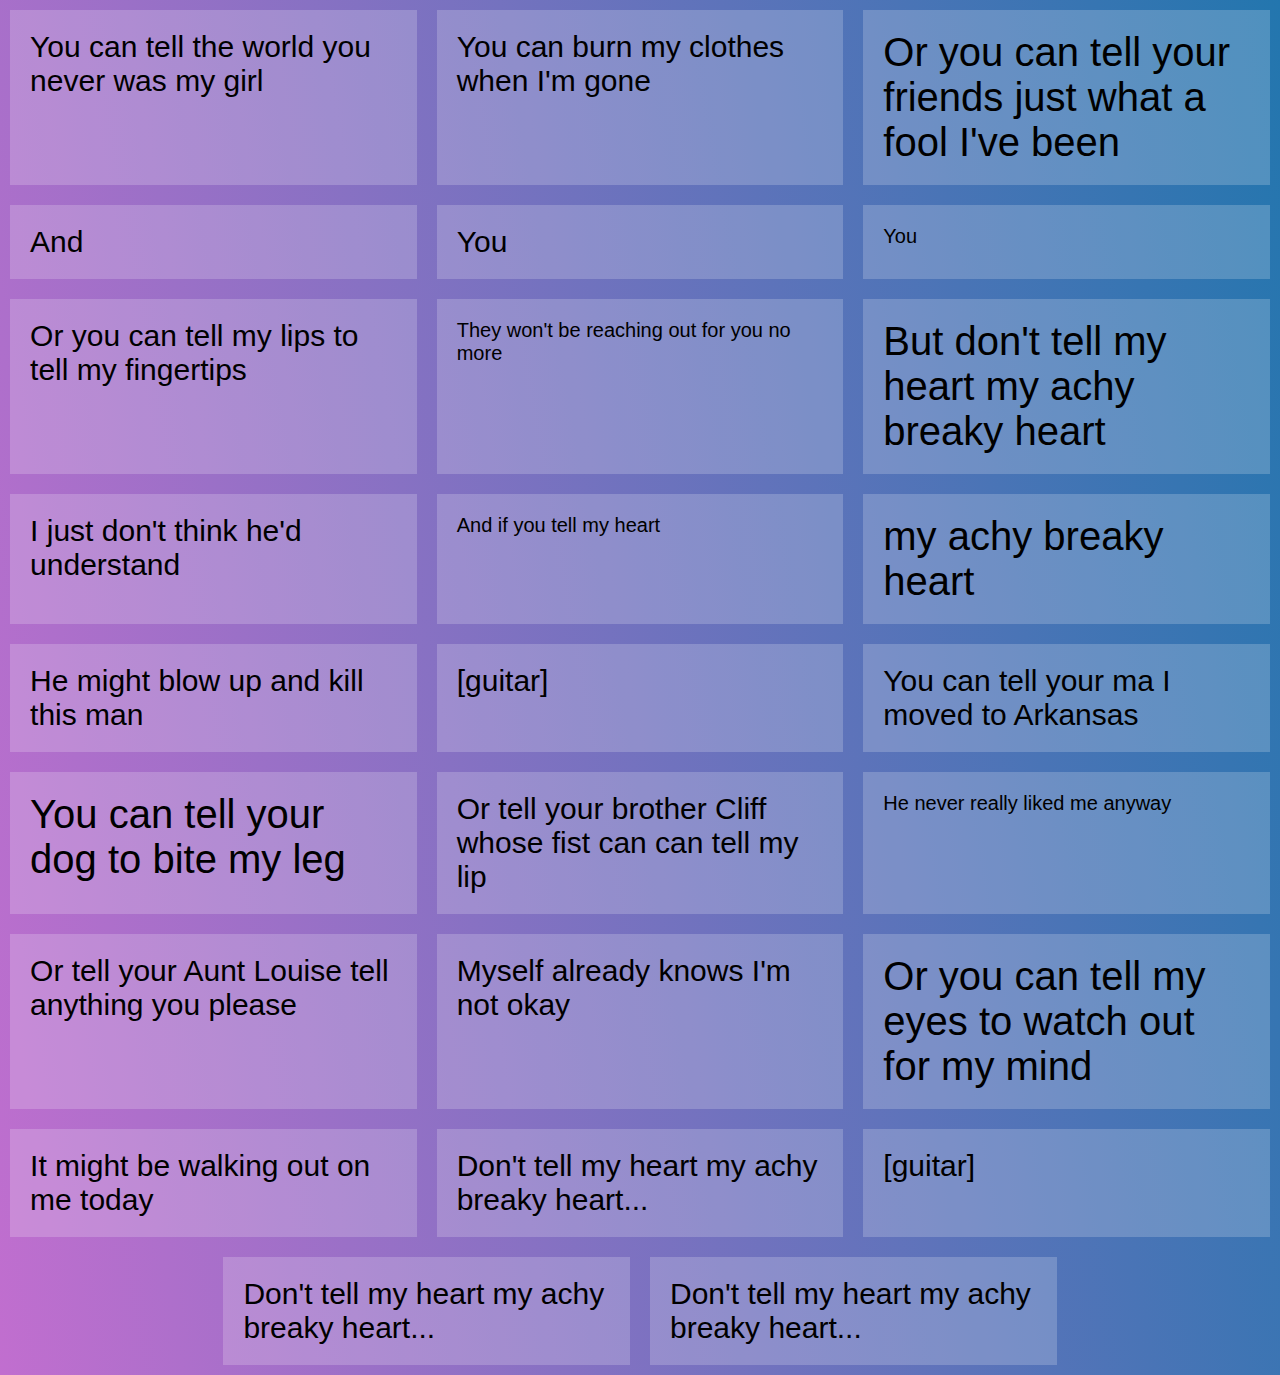
<file: equal-height-elements/index.html>
<!DOCTYPE html>
<html lang="en">
<head>
  <meta charset="UTF-8">
  <title>FlexBox Nav</title>
  <link rel="stylesheet" href="https://maxcdn.bootstrapcdn.com/font-awesome/4.3.0/css/font-awesome.min.css">
  <link rel="stylesheet" href="style-START.css">
</head>
<body>

  <div class="elements">

    <div class="item">You can tell the world you never was my girl</div>
    <div class="item">You can burn my clothes when I'm gone</div>
    <div class="item large">Or you can tell your friends just what a fool I've been</div>
    <div class="item">And </div>

    <div class="item">You </div>
    <div class="item small">You </div>
    <div class="item">Or you can tell my lips to tell my fingertips</div>
    <div class="item small">They won't be reaching out for you no more</div>

    <div class="item large">But don't tell my heart my achy breaky heart</div>
    <div class="item">I just don't think he'd understand</div>
    <div class="item small">And if you tell my heart</div>
    <div class="item large">my achy breaky heart</div>
    <div class="item">He might blow up and kill this man</div>

    <div class="item">[guitar]</div>

    <div class="item">You can tell your ma I moved to Arkansas</div>
    <div class="item large">You can tell your dog to bite my leg</div>
    <div class="item">Or tell your brother Cliff whose fist can can tell my lip</div>
    <div class="item small">He never really liked me anyway</div>

    <div class="item">Or tell your Aunt Louise tell anything you please</div>
    <div class="item">Myself already knows I'm not okay</div>
    <div class="item large">Or you can tell my eyes to watch out for my mind</div>
    <div class="item">It might be walking out on me today</div>

    <div class="item">Don't tell my heart my achy breaky heart...</div>

    <div class="item">[guitar]</div>

    <div class="item">Don't tell my heart my achy breaky heart...</div>
    <div class="item">Don't tell my heart my achy breaky heart...</div>

  </div>

</body>
</html>
</file>
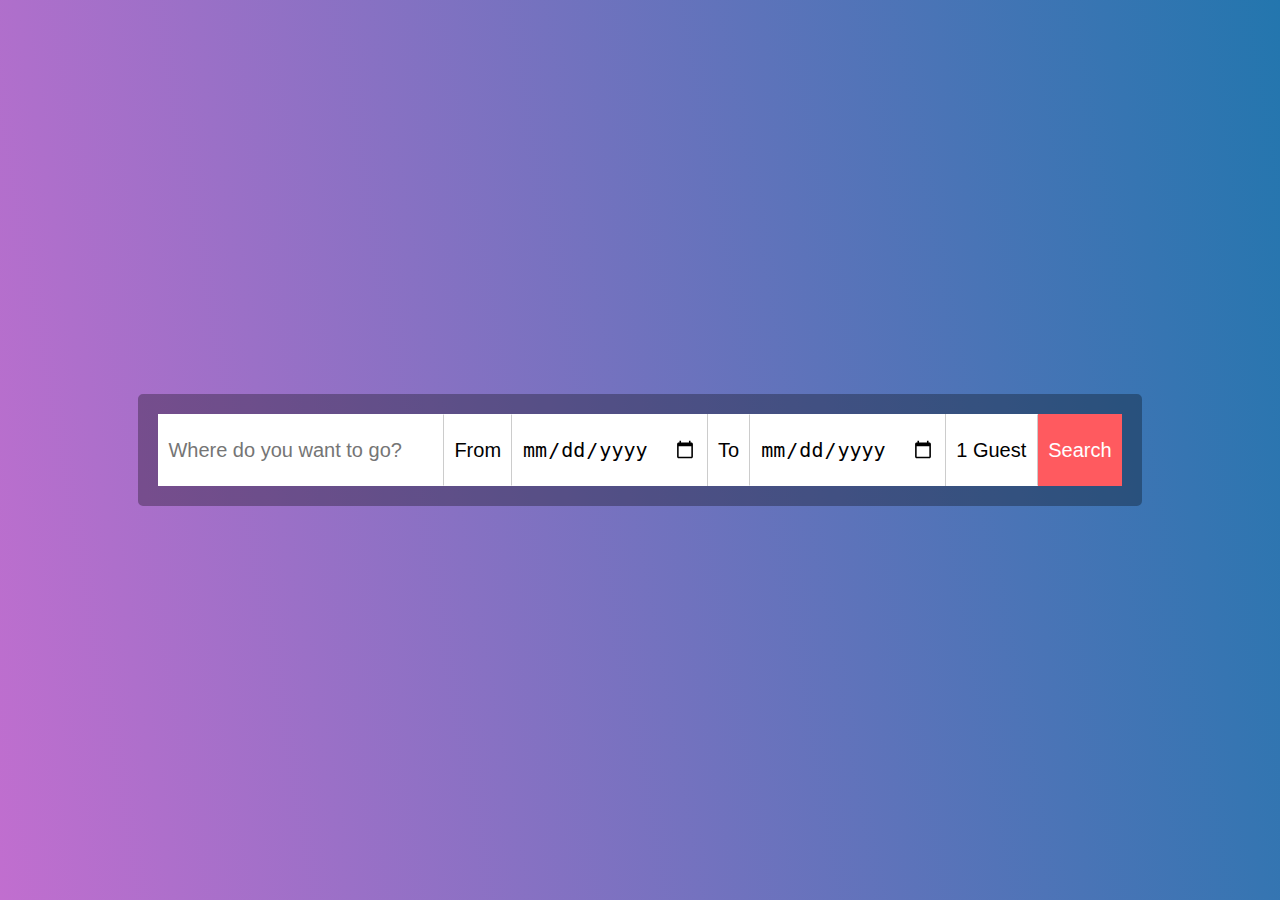
<file: flexbox-form/index.html>
<!DOCTYPE html>
<html lang="en">
<head>
  <meta charset="UTF-8">
  <title>FlexBox Nav</title>
  <link rel="stylesheet" href="https://maxcdn.bootstrapcdn.com/font-awesome/4.3.0/css/font-awesome.min.css">
  <link rel="stylesheet" href="style-START.css">
</head>
<body>


  <div class="cover">
    

    <form  class="flex-form">
      
      <input type="search" placeholder="Where do you want to go?">
      
      <label for="from">From</label>
      <input type="date" name="from">

      <label for="from">To</label>
      <input type="date" name="to">

      <select name="" id="">
        <option value="1">1 Guest</option>
        <option value="2">2 Guest</option>
        <option value="3">3 Guest</option>
        <option value="4">4 Guest</option>
        <option value="5">5 Guest</option>
      </select>

      <input type="submit" value="Search">

    </form>

  </div>
  
  <video  class="dog" src="https://coverr.co/s3/mp4/Tiny_steps.mp4" autoplay loop></video>

</body>
</html>
</file>
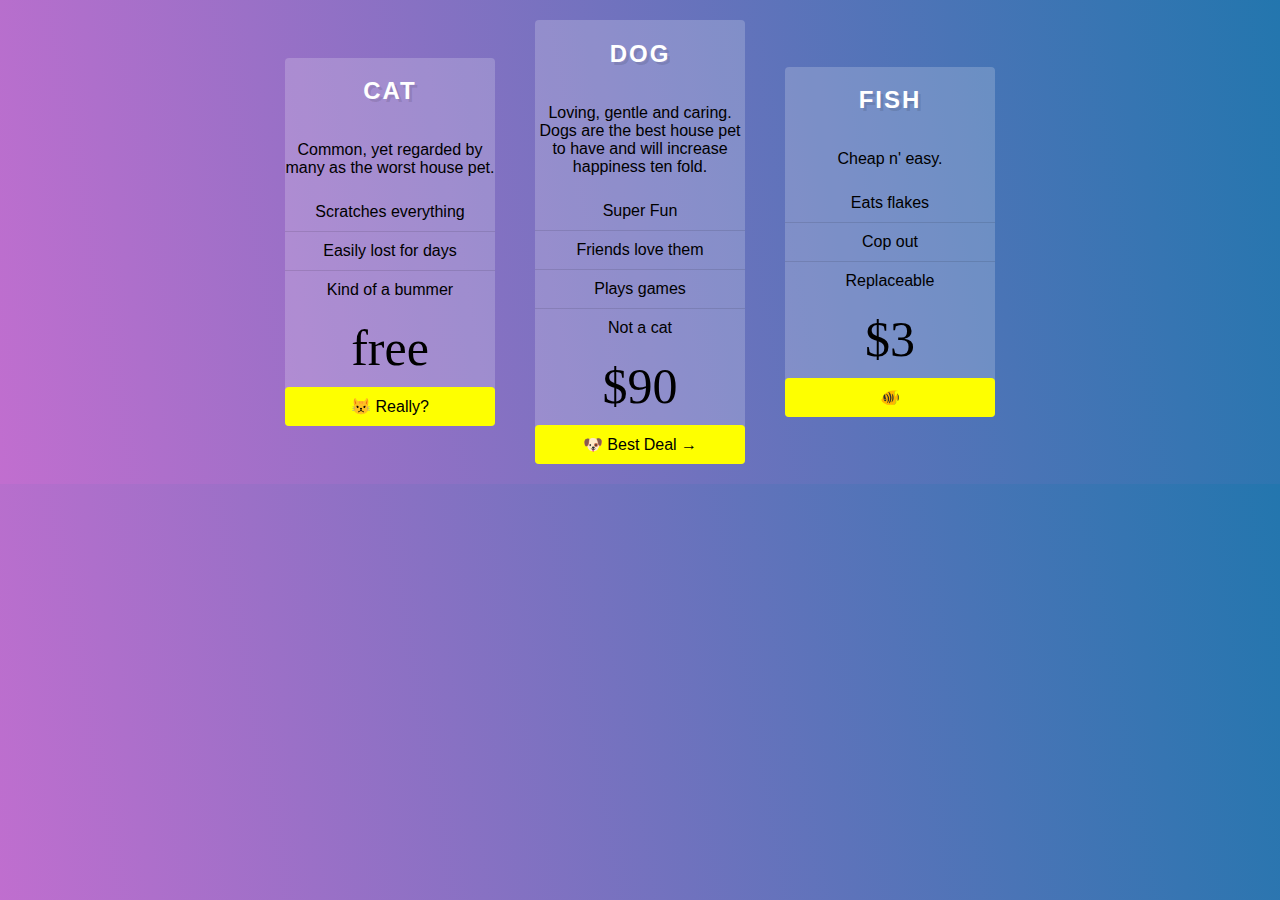
<file: pricing-grid/index.html>
<!DOCTYPE html>
<html lang="en">
<head>
  <meta charset="UTF-8">
  <title>FlexBox Nav</title>
  <link rel="stylesheet" href="https://maxcdn.bootstrapcdn.com/font-awesome/4.3.0/css/font-awesome.min.css">
  <link rel="stylesheet" href="style-START.css">
</head>
<body>

  <!-- Flex Container! -->
  <div class="pricing-grid">

    <div class="plan plan1">
      
      <h2>Cat</h2>
      <p>Common, yet regarded by many as the worst house pet.</p>
      <ul class="features">
        <li>Scratches everything</li>
        <li>Easily lost for days</li>
        <li>Kind of a bummer</li>
      </ul>

      <p class="price">free</p>

      <a href="#" class="cta">😾 Really?</a>
    </div>

    <div class="plan plan2">
      
      <h2>Dog</h2>
      <p>Loving, gentle and caring. Dogs are the best house pet to have and will increase happiness ten fold. </p>
      <ul class="features">
        <li>Super Fun</li>
        <li>Friends love them</li>
        <li>Plays games</li>
        <li>Not a cat</li>
      </ul>

      <p class="price">$90</p>

      <a href="#" class="cta">🐶 Best Deal →</a>
    </div>

    <div class="plan plan3">
      
      <h2>Fish</h2>
      <p>Cheap n' easy.</p>
      <ul class="features">
        <li>Eats flakes</li>
        <li>Cop out</li>
        <li>Replaceable</li>
      </ul>

      <p class="price">$3</p>

      <a href="#" class="cta">🐠</a>
    </div>

  </div>

</body>
</html>
</file>
<file: equal-height-elements/style-START.css>
/* Some CSS Setup - nothing to do with flexbox */
html {
  box-sizing: border-box;
}

*, *:before, *:after {
  box-sizing: inherit;
}

body {
  font-family: sans-serif;
  margin: 0;
  background-image: linear-gradient(260deg, #2376ae 0%, #c16ecf 100%);
}

a {
  color:white;
}

.item.large {
  font-size: 40px;
}

.item.small {
  font-size: 20px;
}

.item {
  background:rgba(255,255,255,0.2);
  margin:10px;
  padding:20px;
  font-size: 30px;
}

/* Flexbox Starts Here: */
.elements {
  display: flex;
  flex-wrap: wrap;
  justify-content: center;
}


.item {
  flex: 0 1 calc(33.33% - 20px);
  
}
</file>
<file: flexbox-form/style-START.css>
html {
  box-sizing: border-box;
  width: 100%;
  height: 100vh;
}

*, *:before, *:after {
  box-sizing: inherit;
}

body {
  width: 100%;
  font-family: sans-serif;
  margin: 0;
  overflow: hidden;
  background-image: linear-gradient(260deg, #2376ae 0%, #c16ecf 100%);
}

a {
  color:white;
}

.cover  {
  height:100vh;
  width:100%;
  z-index: 10;
}

/*Video*/

.dog {
  min-width: 100%;
  min-height:100%;  
  -webkit-filter:blur(4px);
  filter:blur(4px);
  position: fixed;
  right: 0;
  left: 0;
  bottom: 0;
  z-index: -1;
}

/*Hack to get them to align properly */
.flex-form > *:not([type="date"]) {
  border-top:1px solid white;
  border-bottom:1px solid white;
}

.flex-form input[type="submit"] {
  background:#FF5A5F;
  border-top: 1px solid #FF5A5F;
  border-bottom: 1px solid #FF5A5F;
  color:white;
}

.flex-form > * {
  border:0;
  padding:10px;
  background:white;
  line-height:50px;
  font-size: 20px;
  border-radius:0;
  outline:0;
  border-right:1px solid rgba(0,0,0,0.2);
  -webkit-appearance:none;
}

.flex-form > *:last-child {
  border-right: 0;
}

/*Flexbox Starts Here*/
.cover {
  display: flex;
  justify-content: center;
  align-items: center;
}

.flex-form {
  display: flex;
  border: 20px solid rgba(0,0,0,0.3);
  border-radius: 5px;
}

input[type="search"] {
  flex-basis: 500px;
}
</file>
<file: pricing-grid/style-START.css>
/* Some CSS Setup - nothing to do with flexbox */
html {
  box-sizing: border-box;
}

*, *:before, *:after {
  box-sizing: inherit;
}

body {
  font-family: sans-serif;
  margin: 0;
  background-image: linear-gradient(260deg, #2376ae 0%, #c16ecf 100%);
}

a {
  color:white;
}

.plan ul {
  margin: 0;
  padding: 0;
  list-style: none;
}

.plan ul li {
  border-bottom: 1px solid rgba(0,0,0,0.1);
  padding:10px;
}

.plan ul li:last-child {
  border-bottom: 0;
}

.plan a {
  text-decoration: none;
  background:#FEFF00;
  padding:10px;
  color:black;
  border-radius:4px;
}


.plan h2 {
  text-transform: uppercase;
  color:white;
  letter-spacing: 2px;
  text-shadow:3px 3px 0 rgba(0,0,0,0.1);
}

.price {
  font-size: 50px;
  font-family: serif;
  margin: 10px 0;
}

/* flex container */
.pricing-grid {
  max-width:750px;
  margin: 0 auto;

  display: flex;
  align-items: center;
}

.plan {
  background: rgba(255,255,255,.2);
  border-radius: 4px;
  margin: 20px;
  text-align: center;
  flex: 1;

  display: flex;
  flex-wrap: wrap;
}

.plan > * {
  flex: 1 1 100%;
}

.plan .qta {
  align-self: flex-end;
}
</file>
